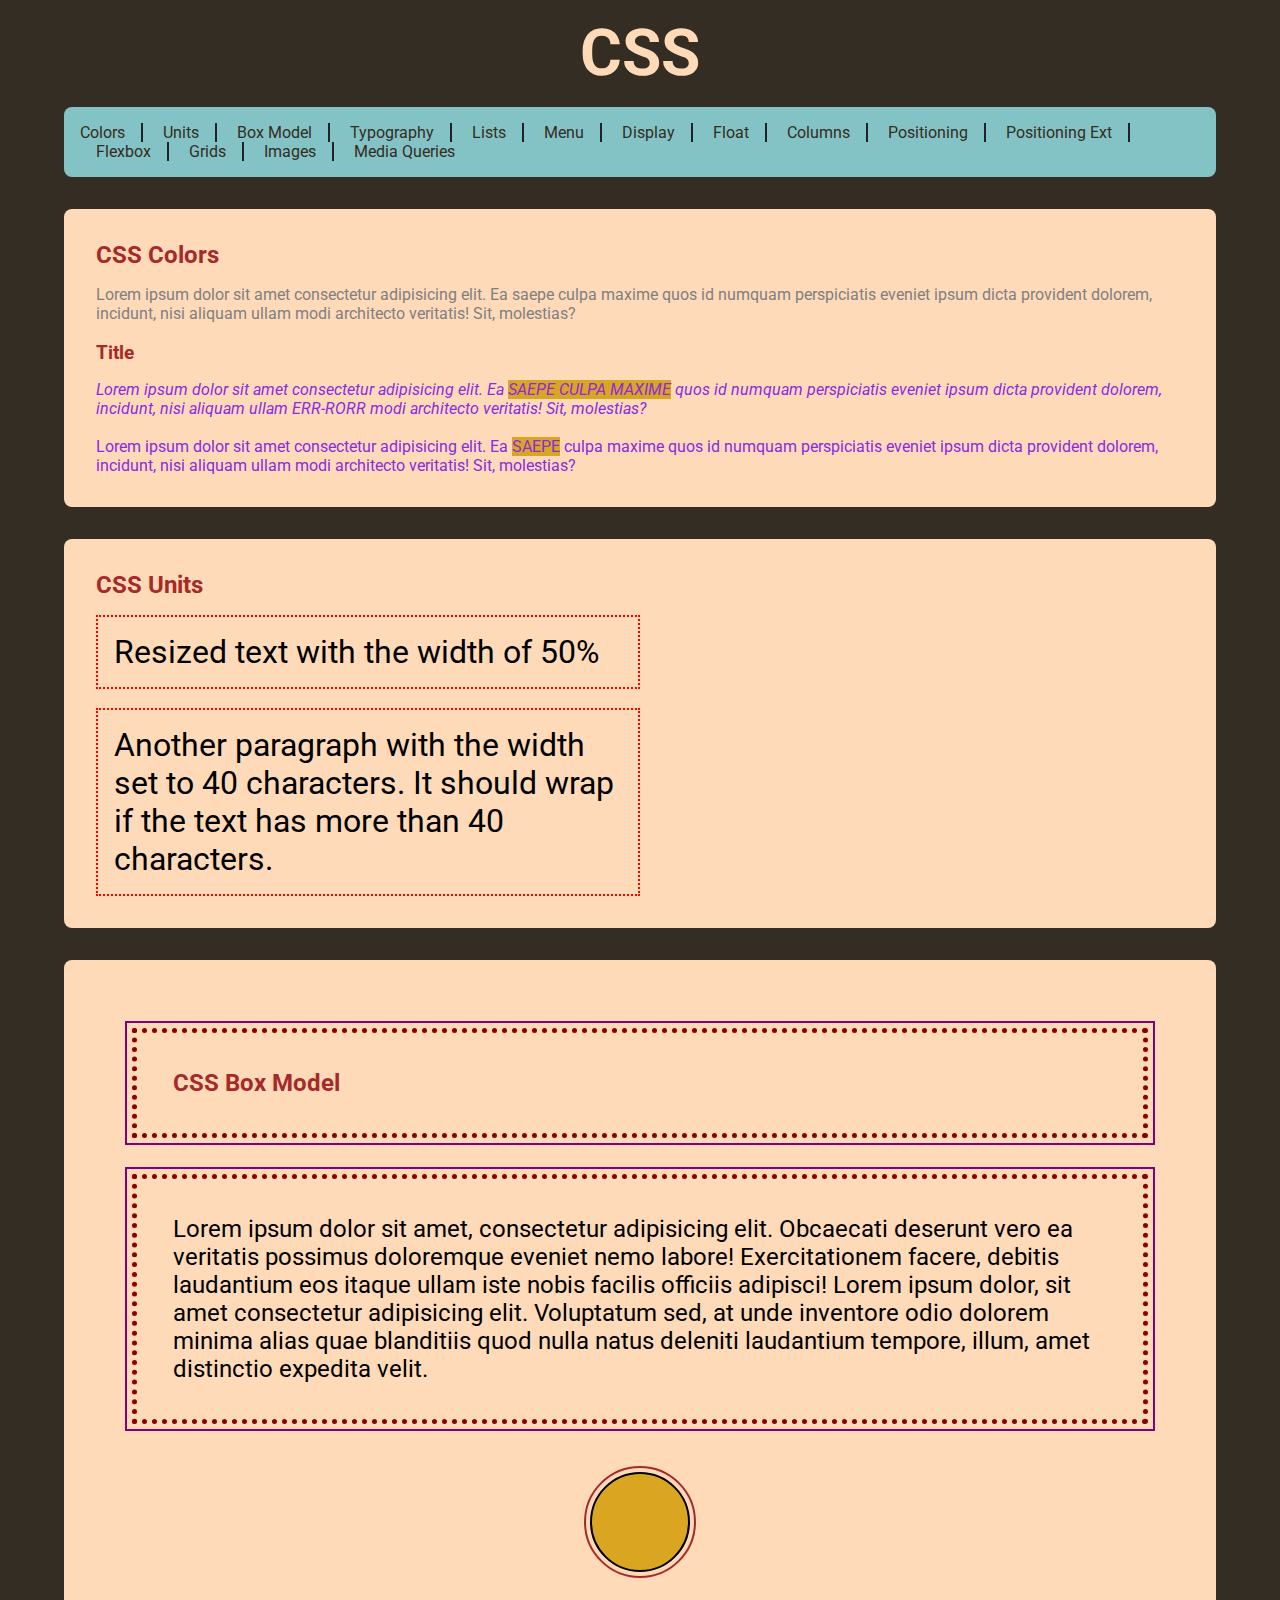
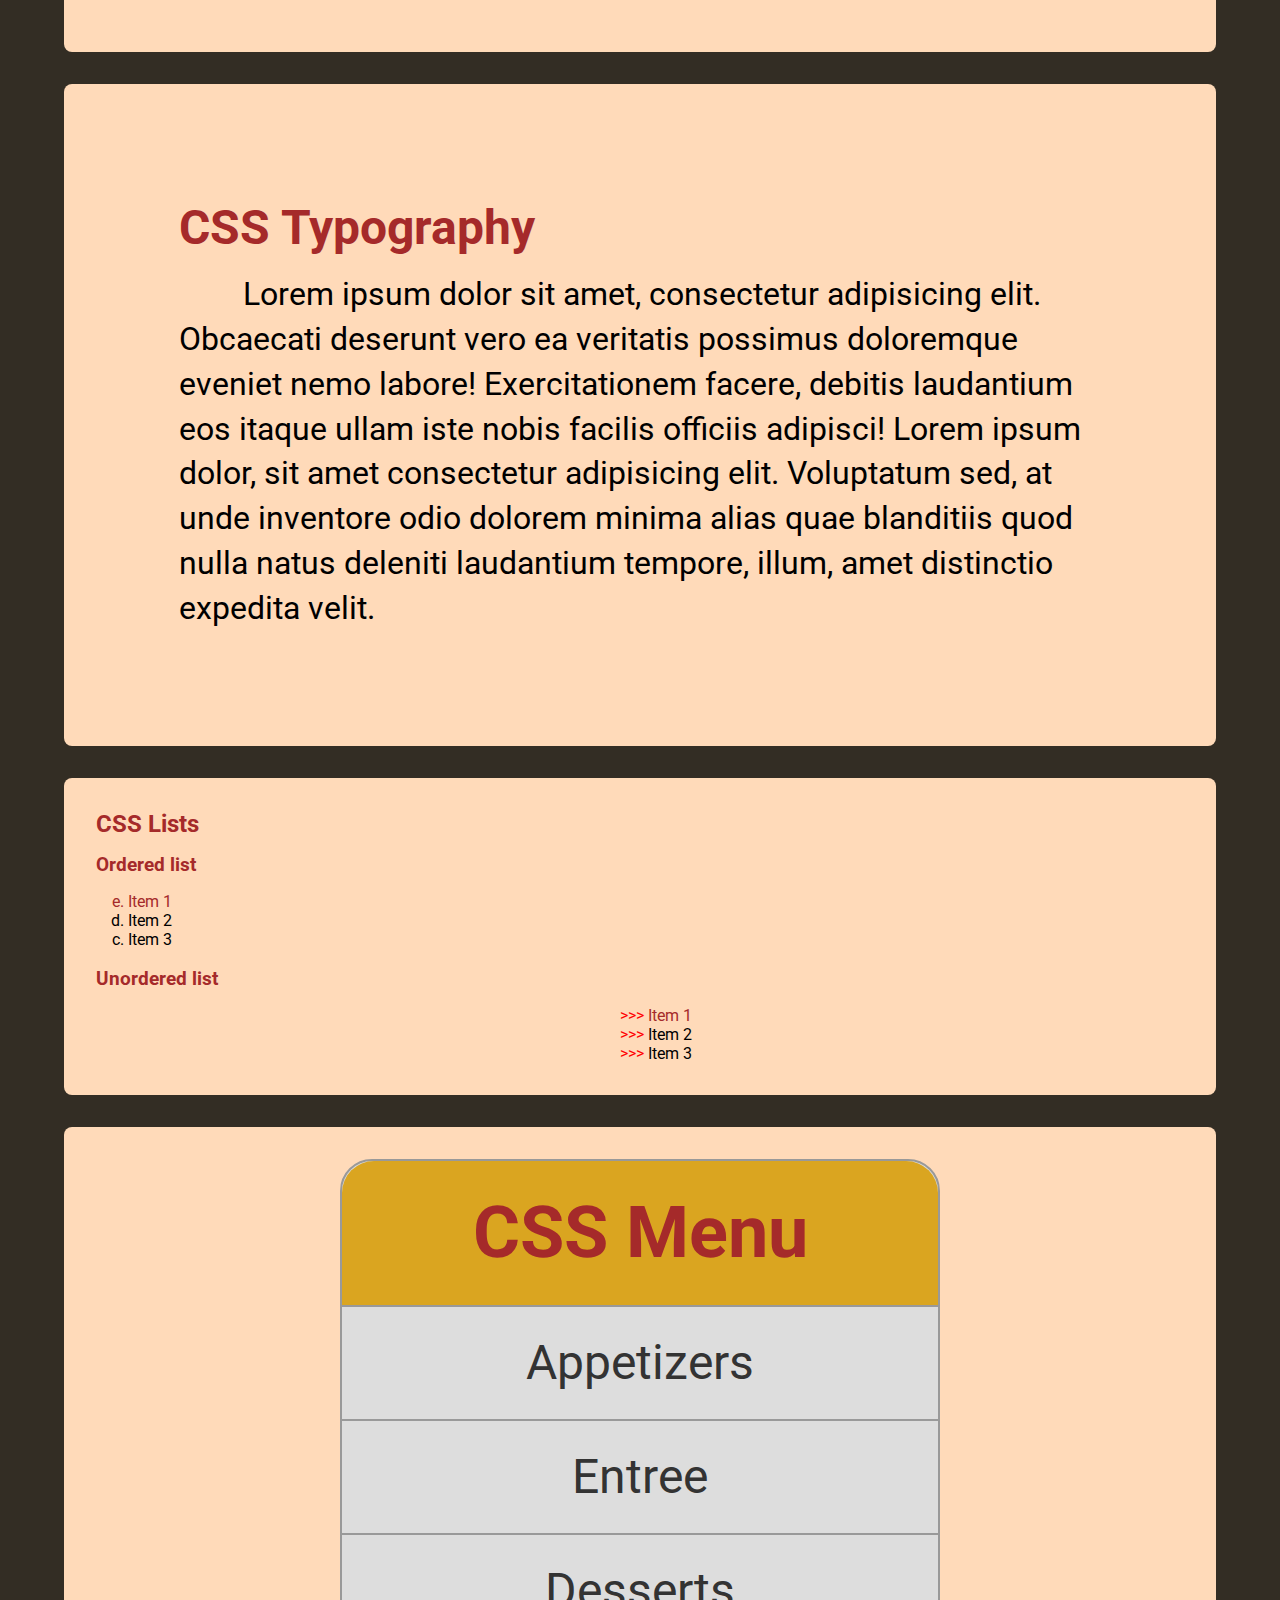
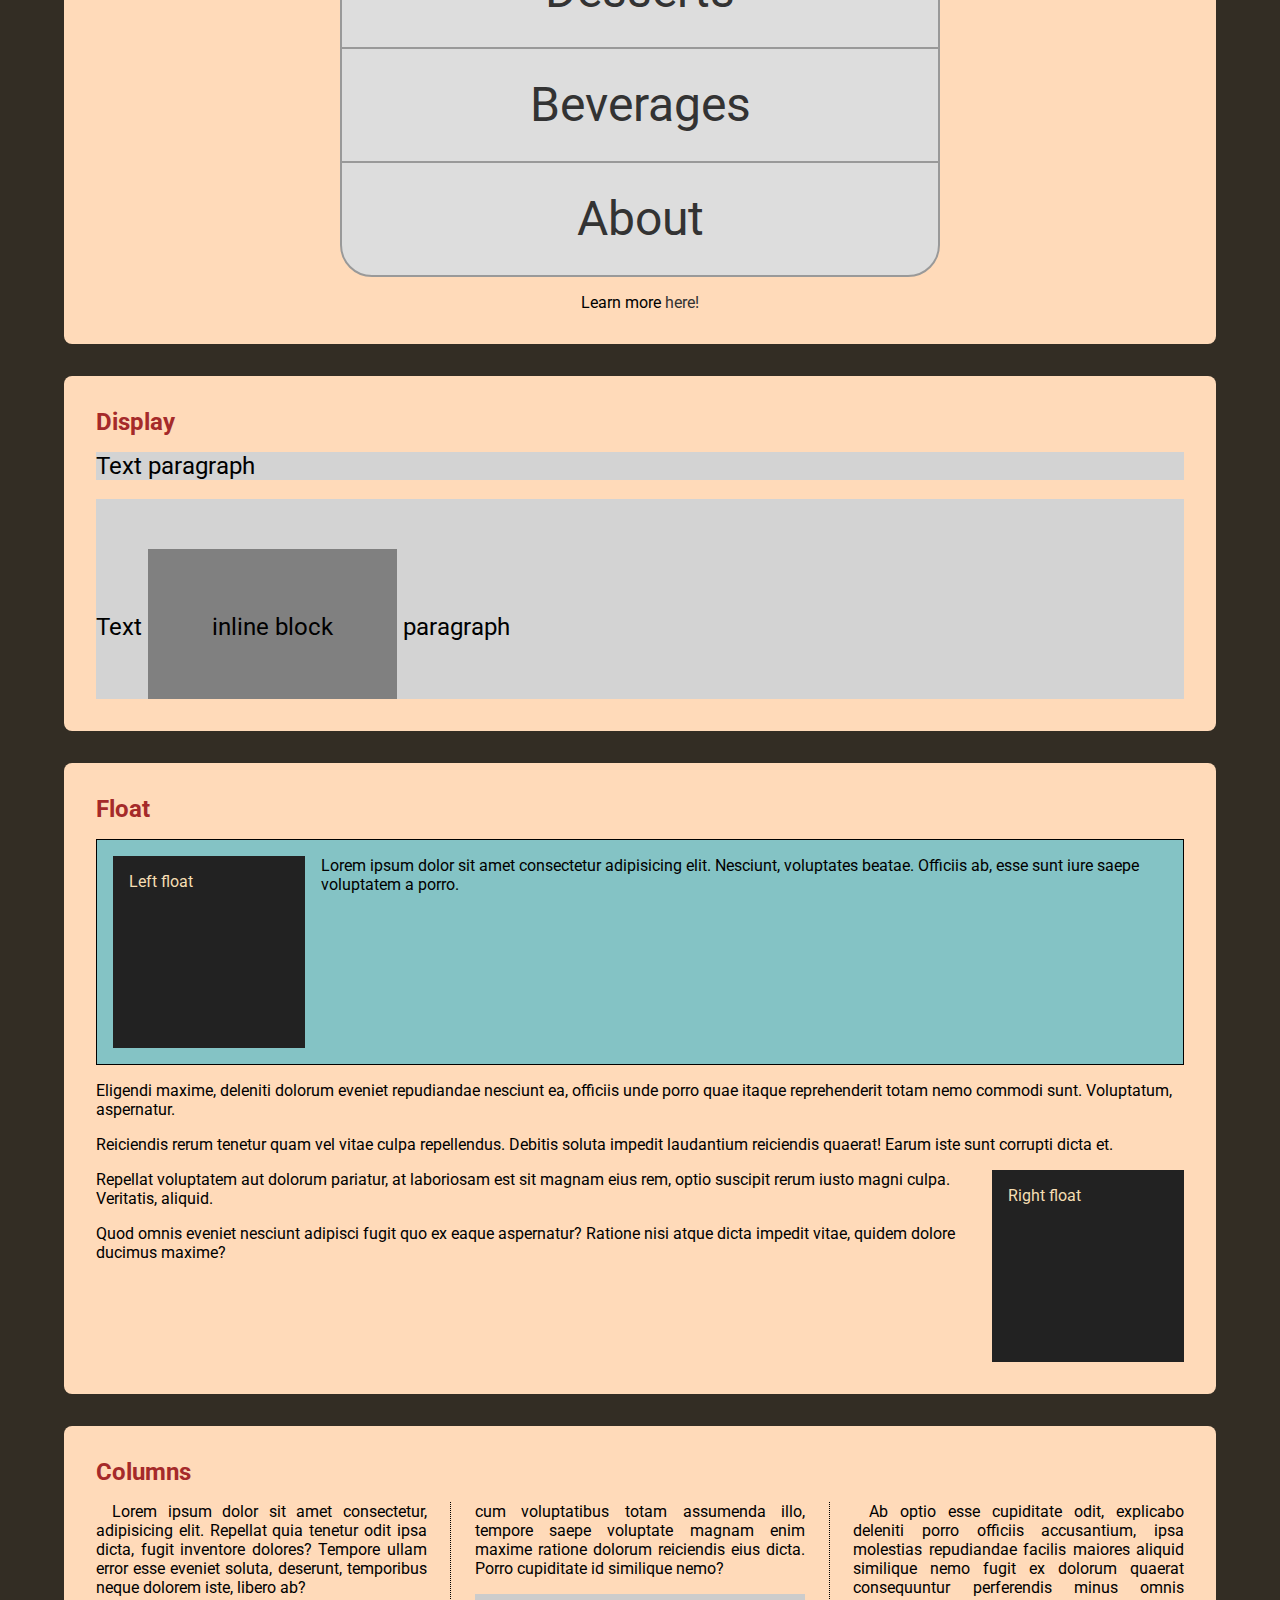
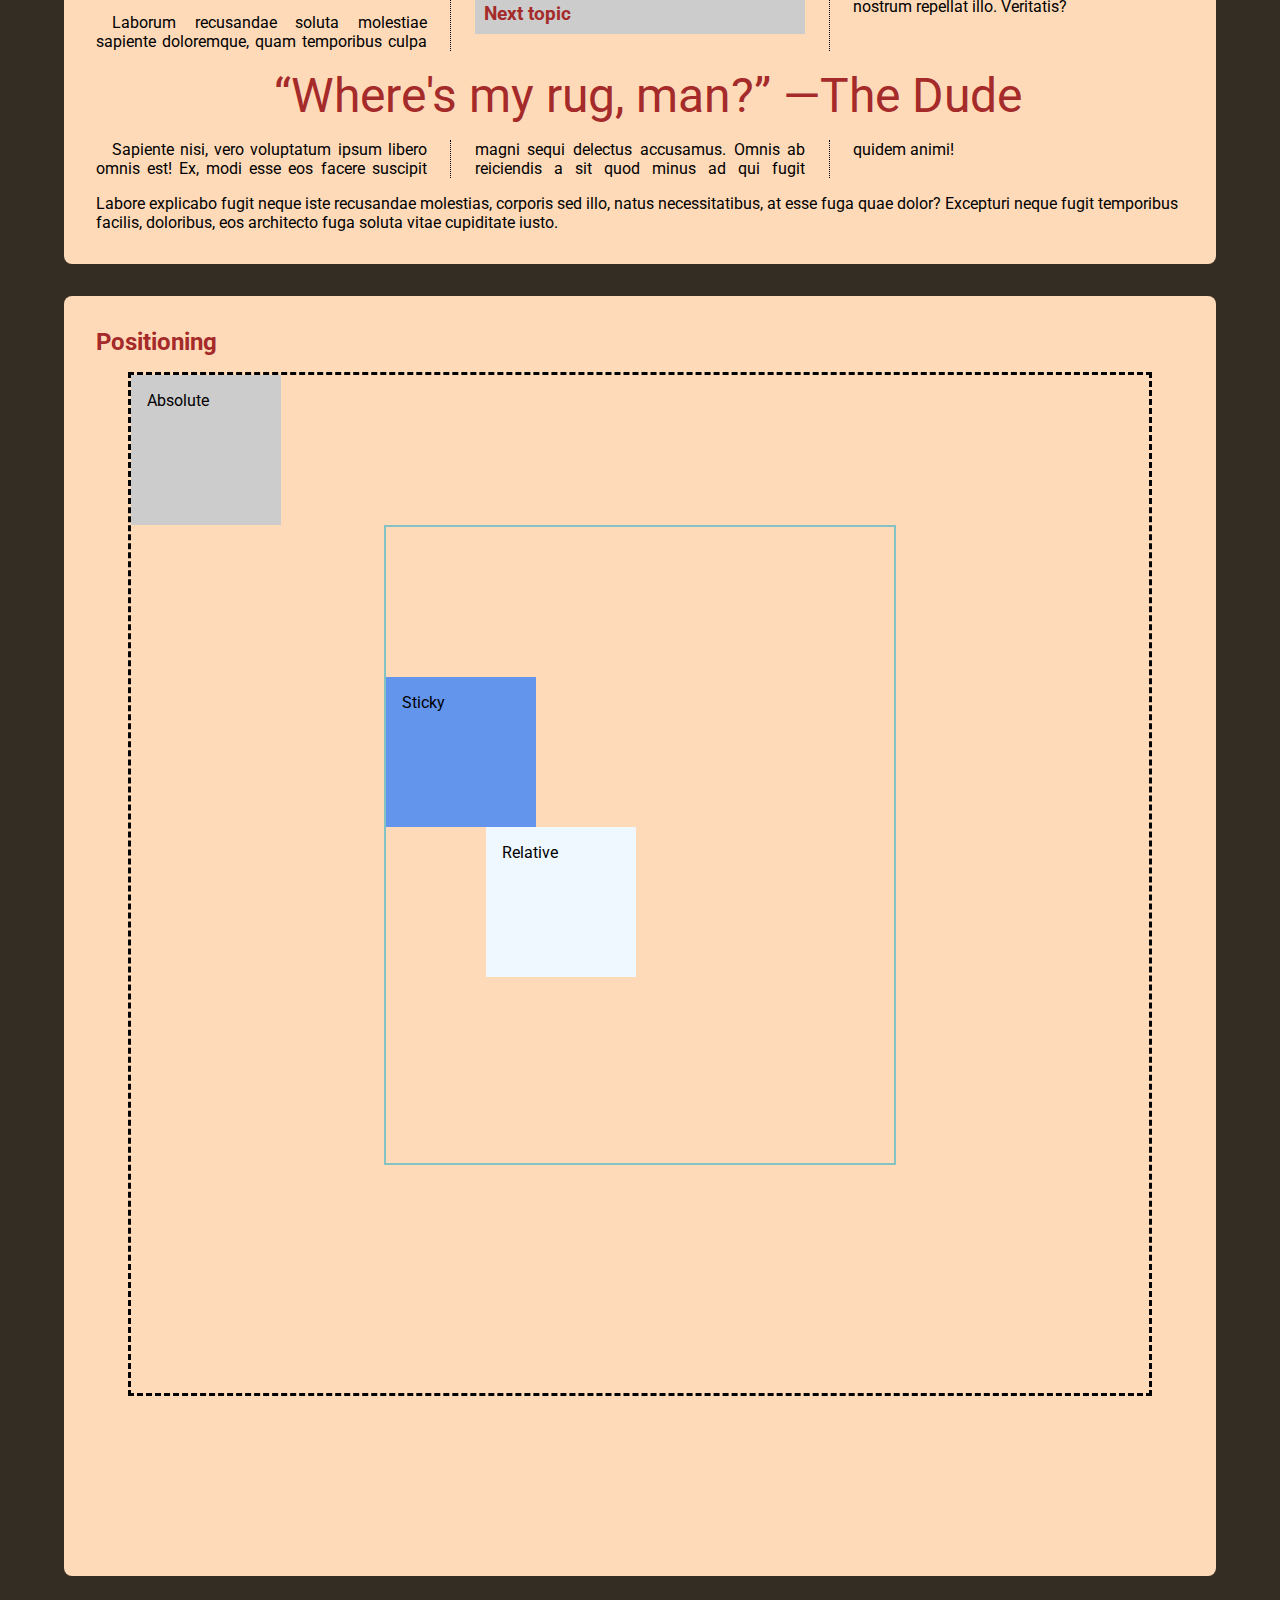
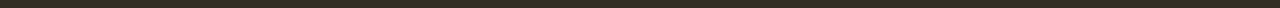
<file: index.html>
<!DOCTYPE html>
<html lang="en">
<head>
    <meta charset="UTF-8">
    <meta name="viewport" content="width=device-width, initial-scale=1.0">
    <title>CSS Test</title>
    <link rel="stylesheet" href="css/style.css">
</head>
<body>
    <!-- <p>CSS test</p> -->
    <header>
        <h1>CSS</h1>
    </header>

    <main>
        <nav class="chapterSection" id="navigation">
            <ul>
                <li><a href="#cssColors">Colors</a></li>
                <li><a href="#cssUnits">Units</a></li>
                <li><a href="#cssBoxModel">Box Model</a></li>
                <li><a href="#cssTypography">Typography</a></li>
                <li><a href="#cssLists">Lists</a></li>
                <li><a href="#resMenu">Menu</a></li>
                <li><a href="#cssDisplay">Display</a></li>
                <li><a href="#cssFloat">Float</a></li>
                <li><a href="#cssColumns">Columns</a></li>
                <li><a href="#cssPositioning">Positioning</a></li>
                <li><a href="pos.html" target="_blank">Positioning Ext</a></li>
                <li><a href="flex.html" target="_blank">Flexbox</a></li>
                <li><a href="grid.html" target="_blank">Grids</a></li>
                <li><a href="images.html" target="_blank">Images</a></li>
                <li><a href="media.html" target="_blank">Media Queries</a></li>
            </ul>
        </nav>

        <section class="chapterSection" id="cssColors">
            <article>
                <h2>CSS Colors</h2>
                <p>Lorem ipsum dolor sit amet consectetur adipisicing elit. Ea saepe culpa maxime quos id numquam perspiciatis eveniet ipsum dicta provident dolorem, incidunt, nisi aliquam ullam modi architecto veritatis! Sit, molestias?</p>
            </article>

            <br>

            <article>
                <h3>Title</h3>
                <p class="blueviolet" id="second">Lorem ipsum dolor sit amet consectetur adipisicing elit. Ea <span class="different">saepe culpa maxime</span> quos id numquam perspiciatis eveniet ipsum dicta provident dolorem, incidunt, nisi aliquam ullam ERR-RORR modi architecto veritatis! Sit, molestias?</p>
                <br>
                <p class="blueviolet">Lorem ipsum dolor sit amet consectetur adipisicing elit. Ea <span class="different">saepe</span> culpa maxime quos id numquam perspiciatis eveniet ipsum dicta provident dolorem, incidunt, nisi aliquam ullam modi architecto veritatis! Sit, molestias?</p>
            </article>
        </section>

        <section class="chapterSection" id="cssUnits">
            <h2>CSS Units</h2>

            <p>Resized text with the width of 50%</p>

            <br>

            <p id="charWrap">Another paragraph with the width set to 40 characters. It should wrap if the text has more than 40 characters.</p>
        </section>

        <section class="chapterSection" id="cssBoxModel">
            <h2>CSS Box Model</h2>

            <p>Lorem ipsum dolor sit amet, consectetur adipisicing elit. Obcaecati deserunt vero ea veritatis possimus doloremque eveniet nemo labore! Exercitationem facere, debitis laudantium eos itaque ullam iste nobis facilis officiis adipisci! Lorem ipsum dolor, sit amet consectetur adipisicing elit. Voluptatum sed, at unde inventore odio dolorem minima alias quae blanditiis quod nulla natus deleniti laudantium tempore, illum, amet distinctio expedita velit.</p>

            <div class="circle"></div>
        </section>

        <section class="chapterSection" id="cssTypography">
            <h2>CSS Typography</h2>

            <p>Lorem ipsum dolor sit amet, consectetur adipisicing elit. Obcaecati deserunt vero ea veritatis possimus doloremque eveniet nemo labore! Exercitationem facere, debitis laudantium eos itaque ullam iste nobis facilis officiis adipisci! Lorem ipsum dolor, sit amet consectetur adipisicing elit. Voluptatum sed, at unde inventore odio dolorem minima alias quae blanditiis quod nulla natus deleniti laudantium tempore, illum, amet distinctio expedita velit.</p>
<!-- 
            <form>
                <label for="name">Name: </label>
                <input type="text" id="name" placeholder="Name">
                <button>Submit</button>
            </form> -->
        </section>

        <section class="chapterSection" id="cssLists">
            <h2>CSS Lists</h2>

            <h3>Ordered list</h3>
            <ol start="5" reversed>
                <li>Item 1</li>
                <li>Item 2</li>
                <li>Item 3</li>
            </ol>

            <br>

            <h3>Unordered list</h3>
            <ul>
                <li>Item 1</li>
                <li>Item 2</li>
                <li>Item 3</li>
            </ul>
        </section>

        <section class="chapterSection" id="resMenu">
            <nav>
                <h2>CSS Menu</h2>
                <ul>
                    <li><a href="#">Appetizers</a></li>
                    <li><a href="#">Entree</a></li>
                    <li><a href="#">Desserts</a></li>
                    <li><a href="#">Beverages</a></li>
                    <li><a href="#">About</a></li>           
                </ul>
            </nav>

            <p>Learn more <a href="#">here!</a></p>
        </section>

        <section class="chapterSection" id="cssDisplay">
            <h2>Display</h2>
            
            <p>Text paragraph</p>

            <br>

            <p>Text <span>inline block</span> paragraph</p>
        </section>

        <section class="chapterSection" id="cssFloat">
            <h2>Float</h2>

            <section>
                <div class="block left">Left float</div>

                <p>Lorem ipsum dolor sit amet consectetur adipisicing elit. Nesciunt, voluptates beatae. Officiis ab, esse sunt iure saepe voluptatem a porro.</p>
            </section>
            
            <p>Eligendi maxime, deleniti dolorum eveniet repudiandae nesciunt ea, officiis unde porro quae itaque reprehenderit totam nemo commodi sunt. Voluptatum, aspernatur.</p>
            <p>Reiciendis rerum tenetur quam vel vitae culpa repellendus. Debitis soluta impedit laudantium reiciendis quaerat! Earum iste sunt corrupti dicta et.</p>

            <div class="block right">Right float</div>

            <p>Repellat voluptatem aut dolorum pariatur, at laboriosam est sit magnam eius rem, optio suscipit rerum iusto magni culpa. Veritatis, aliquid.</p>
            <p>Quod omnis eveniet nesciunt adipisci fugit quo ex eaque aspernatur? Ratione nisi atque dicta impedit vitae, quidem dolore ducimus maxime?</p>
        </section>

        <section class="chapterSection" id="cssColumns">
            <h2>Columns</h2>

            <section class="columns">
                <p>Lorem ipsum dolor sit amet consectetur, adipisicing elit. Repellat quia tenetur odit ipsa dicta, fugit inventore dolores? Tempore ullam error esse eveniet soluta, deserunt, temporibus neque dolorem iste, libero ab?</p>
                <p>Laborum recusandae soluta molestiae sapiente doloremque, quam temporibus culpa cum voluptatibus totam assumenda illo, tempore saepe voluptate magnam enim maxime ratione dolorum reiciendis eius dicta. Porro cupiditate id similique nemo?</p>
                <h3>Next topic</h3>
                <p>Ab optio esse cupiditate odit, explicabo deleniti porro officiis accusantium, ipsa molestias repudiandae facilis maiores aliquid similique nemo fugit ex dolorum quaerat consequuntur perferendis minus omnis nostrum repellat illo. Veritatis?</p>
                <p class="quote">&#8220;Where's my rug, man?&#8221; <span class="nowrap">&#8212;The Dude</span></p>
                <p>Sapiente nisi, vero voluptatum ipsum libero omnis est! Ex, modi esse eos facere suscipit magni sequi delectus accusamus. Omnis ab reiciendis a sit quod minus ad qui fugit quidem animi!</p>
            </section>
            <p>Labore explicabo fugit neque iste recusandae molestias, corporis sed illo, natus necessitatibus, at esse fuga quae dolor? Excepturi neque fugit temporibus facilis, doloribus, eos architecto fuga soluta vitae cupiditate iusto.</p>
        </section>

        <section class="chapterSection" id="cssPositioning">
            <h2>Positioning</h2>

            <div class="outer-container">
                <div class="inner-container">
                    <div class="box absolute">
                        <p>Absolute</p>
                    </div>
                    <div class="box relative">
                        <p>Relative</p>
                    </div>
                    <!-- <div class="box fixed">
                        <p>Fixed</p>
                    </div> -->
                    <div class="box sticky">
                        <p>Sticky</p>
                    </div>
                </div>
            </div>

        </section>
    </main>
</body>
</html>
</file>
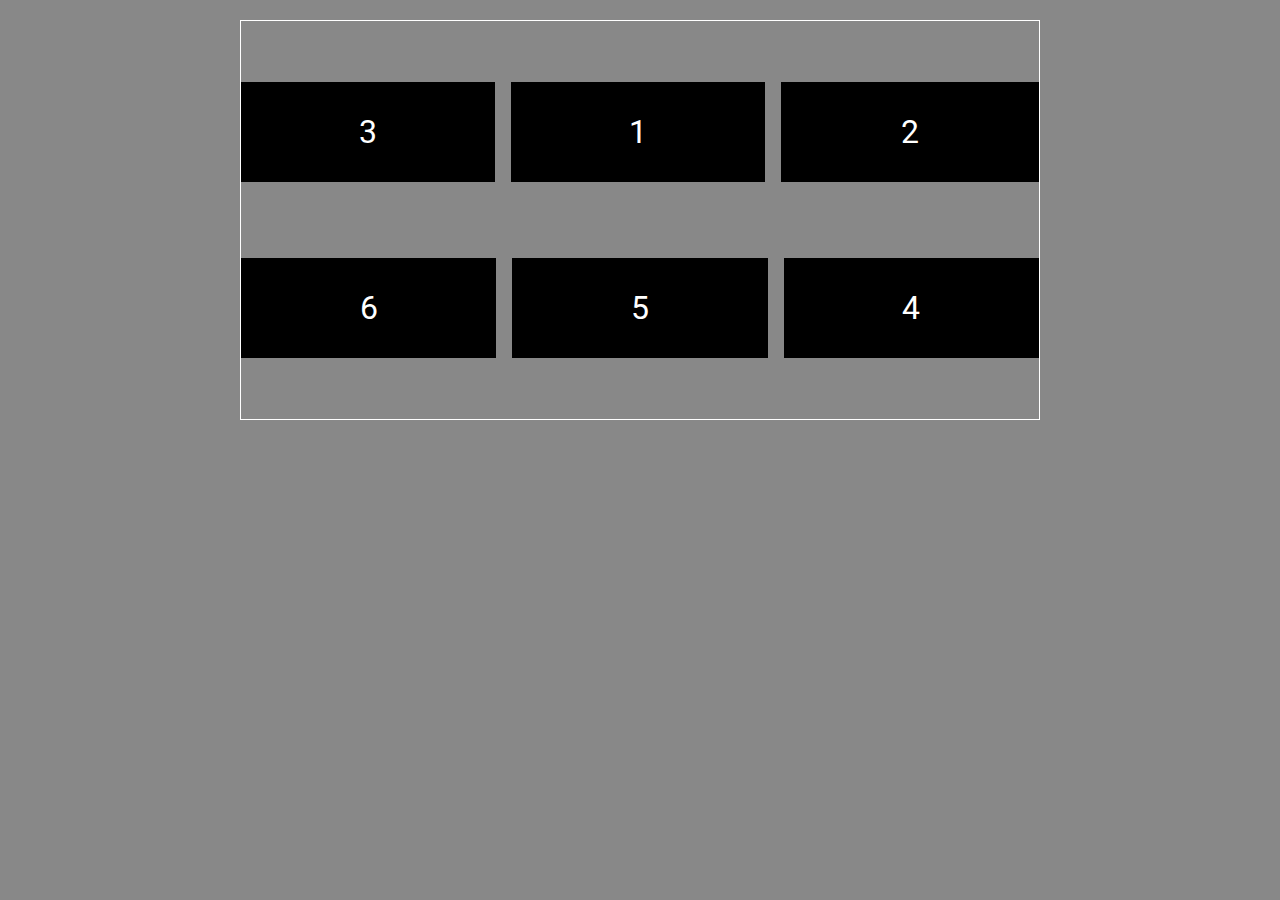
<file: flex.html>
<!DOCTYPE html>
<html lang="en">
<head>
    <meta charset="UTF-8">
    <meta name="viewport" content="width=device-width, initial-scale=1.0">
    <title>Flex</title>

    <style>
        @import url('https://fonts.googleapis.com/css2?family=Roboto&display=swap');

        * {
            margin: 0;
            padding: 0;
            box-sizing: border-box;
        }

        body {
            font-family: 'Roboto', sans-serif;
            min-height: 100vh;
            padding: 20px;
            background-color: #888;
        }

        .container {
            max-width: 800px;
            min-height: 400px; 
            margin-inline: auto;
            border: 1px solid #FFF;
            display: flex;
            gap: 1rem;
            justify-content: center;
            align-items: center;
            flex-flow: row-reverse wrap;
            align-content: space-evenly;
        }

        .box {
            /* min-width: 100px; */
            height: 100px;
            background-color: black;
            color: white;
            font-size: 2rem;
            padding: 0.5rem;
            display: flex;
            justify-content: center;
            align-items: center;

            flex: 1 1 250px; /* Growth - Shrink - Basis */

        }

        .box:nth-child(2) {
            flex: 2 2 250px;
            order: -1;
        }
    </style>
</head>
<body>
    <main class="container">
        <div class="box">1</div>
        <div class="box">2</div>
        <div class="box">3</div>
        <div class="box">4</div>
        <div class="box">5</div>
        <div class="box">6</div>

    </main>
</body>
</html>
</file>
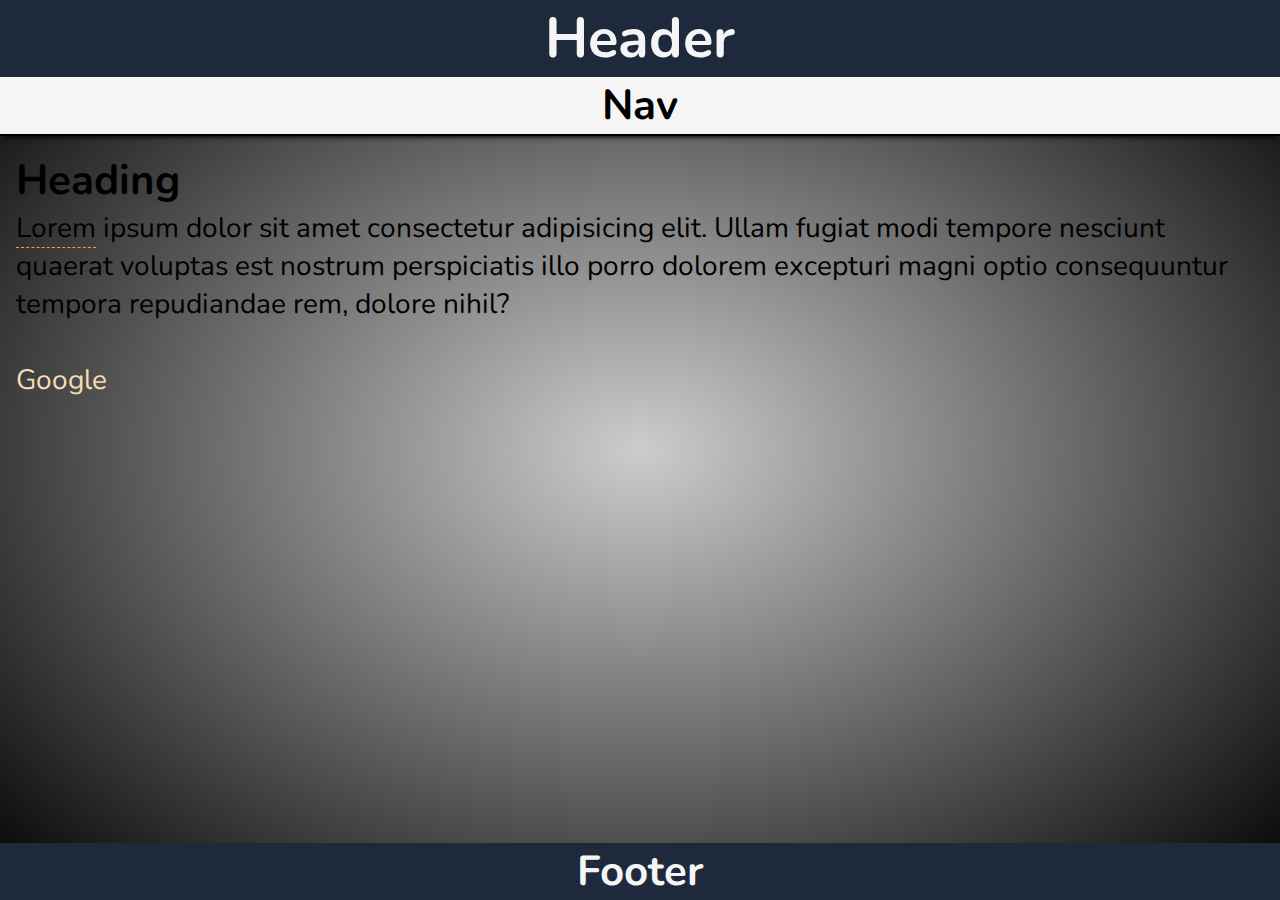
<file: func.html>
<!DOCTYPE html>
<html lang="en">
<head>
    <meta charset="UTF-8">
    <meta name="viewport" content="width=device-width, initial-scale=1.0">
    <title>CSS Functions</title>

    <style>
        @import url('https://fonts.googleapis.com/css2?family=Nunito&display=swap');

        /*  CSS reset */

        * {
            margin: 0;
            padding: 0;
            box-sizing: border-box;
        }

        img {
            display: block;
            max-width: 100%;
            height: auto;
        }

        /* Variables */

        :root {
            /* Color */

            --BGCOLOR: #475569;
            --RADIAL-COLOR: whitesmoke;
            --LIGHT-COLOR: whitesmoke;
            --DARK-COLOR: #000;

            /* Font */
            --FF: 'Nunito', sans-serif;
            --FS: clamp(1.75rem, 3vh, 2.25rem);
            --FS-XL: 3rem;

            /* General */

            --SHADOWS: 0 6px 5px -5px var(--DARK-COLOR);

            /* Square */

            --SQUARE-BGCOLOR: papayawhip;
            --SQUARE-SIZE: max(150px, 20vw);

        }

        /* Utility classes */

        .nowrap {
            white-space: nowrap;
        }

        @media (prefers-color-scheme: light) {
            :root {
                --BGCOLOR: #000;
                --RADIAL-COLOR: #CCC;
                --SQUARE-BGCOLOR: rgb(200,170,200);
            }
        }

        /* General style */

        html {
            scroll-behavior: smooth;
        }

        body {
            font: var(--FS) var(--FF);
            min-height: 100vh;
            background-color: var(--BGCOLOR);
            background-image: radial-gradient(var(--RADIAL-COLOR), var(--BGCOLOR));
            display: flex;
            flex-direction: column;
        }

        header, footer {
            position: sticky;
            color: var(--LIGHT-COLOR);
            background-color: #1E293B;
            text-align: center;
        }

        header {
            top: 0;
        }

        nav {
            background-color: var(--LIGHT-COLOR);
            border-bottom: 2px solid var(--DARK-COLOR);
            color: var(--DARK-COLOR);
            font-weight: bolder;
            display: flex;
            justify-content: space-evenly;
            box-shadow: var(--SHADOWS);
        }

        a:any-link {
            color: wheat;
            text-decoration: none;
        }

        a:hover {
            filter: hue-rotate(180deg);
        }

        .tooltip {
            border-bottom: 1px dashed orange;
            position: relative;
        }

        .tooltip:hover::before {
            content: attr(data-tooltip);
            position: absolute;
            top: 25px;
            left: 25px;
            white-space: nowrap;
            background-color: var(--DARK-COLOR);
            padding: 0.5rem;
            color: var(--LIGHT-COLOR);
        }

        main {
            flex-grow: 1;
            display: flex;
            flex-flow: column nowrap;
            justify-content: flex-start;
            padding: 1rem;
        }

        footer {
            bottom: 0;
        }

        /*

        .card {
            scroll-margin-top: 8rem;
            width: min(100%, 350px);
            background-color: #cbd5e1;
            border: 2px solid var(--DARK-COLOR);
            border-radius: 15px;
            padding: 1rem;
            display: flex;
            flex-direction: column;
            align-items: center;
        }

        .card img:not([alt='Matt']) {
            border: 2px solid red;
        }

        .card:nth-child(2) {
            background-color: var(--LIGHT-COLOR);
        }

        .card:target {
            border: 2px solid var(--LIGHT-COLOR);
        }

        .card figure {
            display: flex;
            flex-flow: column nowrap;

        }

        .card img {
            border: 5px double #666;
            border-radius: 50%;
        }

        .card figcaption {
            font-weight: bolder;
            font-size: 2rem;
            margin: 1rem;
            text-align: center;
        }

        .card figcaption::first-letter {
            font-size: 3rem;;
        }

        .card figcaption::after {
            content: '---';
            display: block;
        }

        .card p {
            position: relative;
        }

        .card p::before {
            content: open-quote;
            font-size: var(--FS-XL);
            position: absolute;
            top: -0.25em;
            left: -0.5em;
        }

        .card p::after {
            content: close-quote;
            font-size: var(--FS-XL);
            position: absolute;
            top: -0.25em;
            right: -0.5em;
        }

        @media screen and (min-width: 576px ) {
            main {
                justify-content: center;
                flex-flow: row wrap;
                padding: 1rem;
            }

            .card {
                width: min(100%, 400px);
            }
        }

        @media screen and (min-width: 768px ) {
            nav {
                display: none;
            }

            .card {
                width: min(100%, 325px)
            }

            .card figure {
                flex-flow: column-reverse;
            }

            .card p {
                margin-top: 1rem;
            }
        }

        @media screen and (min-width: 992px ) {
            .card {
                width: min(100%, 400px);
            }
        }

        @media screen and (min-width: 1201px ) {
            .card {
                width: min(calc(33% - 1rem), 500px);
            }
        }

        @media screen and (max-height: 425px) and (min-aspect-ratio: 7/4) {
            h1 {
                font-size: 1.5rem;
            }

            nav {
                display: none;
            }

            main {
                flex-flow: row nowrap;
                justify-content: space-evenly;
                align-items: stretch;
            }

            .card {
                width: min(calc(33% - 0.5rem), 200px);
            }

            .card figcaption, .card p {
                font-size: 1.25rem;
            }
        } */

        .laptop {
            display: flex;
            flex-flow: row wrap;
            justify-content: space-evenly;
            align-content: center;
            gap: min(4vw, 15px);
            padding: 1rem 0;
        }

        .square--highlight {
            --SQUARE-BGCOLOR: cornflowerblue;
        }


        .square {
            background-color: var(--SQUARE-BGCOLOR);
            width: var(--SQUARE-SIZE);
            height: var(--SQUARE-SIZE);
            border: 2px solid black;
            border-radius: 15px;
            display: grid;
            place-content: center;
            font-size: var(--FS-XL);
            box-shadow: var(--SHADOWS);
        }
    </style>
</head>
<body>
    <header>
        <h1>Header</h1>
        <nav>
            <h2>Nav</h2>
        </nav>
    </header>

    <main>
        <section>
            <h2>Heading</h2>
            <p class="content"><span class="tooltip" data-tooltip="This is Lorem">Lorem</span> ipsum dolor sit amet consectetur adipisicing elit. Ullam fugiat modi tempore nesciunt quaerat voluptas est nostrum perspiciatis illo porro dolorem excepturi magni optio consequuntur tempora repudiandae rem, dolore nihil?</p>
            <br>
            <a href="https://www.google.com">Google</a>
        </section>
<!-- 
        <section class="laptop">
            <div class="square">💻</div>
            <div class="square">💻</div>
            <div class="square">💻</div>
            <div class="square">💻</div>
            <div class="square">💻</div>
            <div class="square">💻</div>
            <div class="square square--highlight">💻</div>
            <div class="square">💻</div>
            <div class="square">💻</div>
            <div class="square">💻</div>
            <div class="square">💻</div>
            <div class="square">💻</div>
        </section> -->
    </main>

    <footer>
        <h2>Footer</h2>
    </footer>
</body>
</html>
</file>
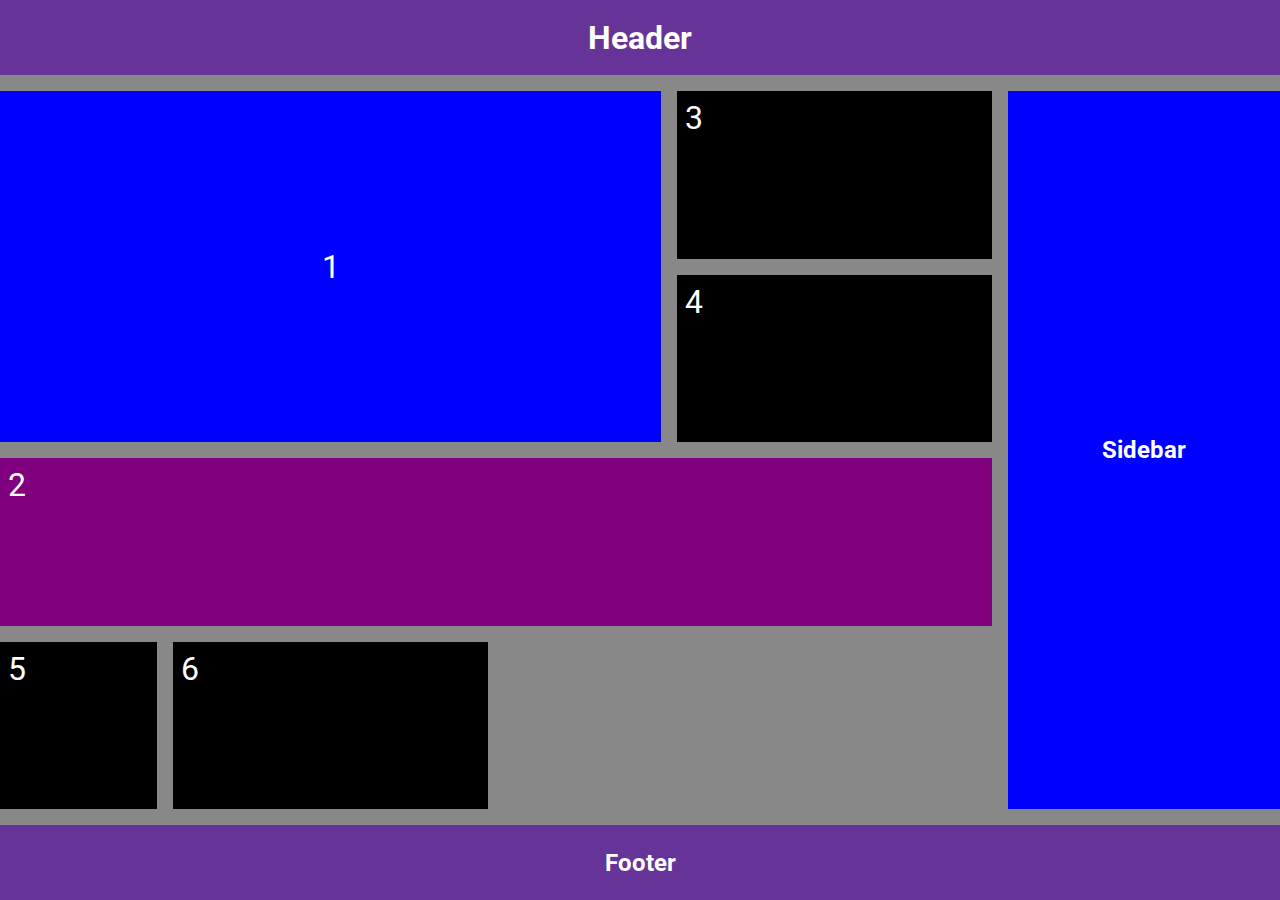
<file: grid.html>
<!DOCTYPE html>
<html lang="en">
<head>
    <meta charset="UTF-8">
    <meta name="viewport" content="width=device-width, initial-scale=1.0">
    <title>Grid</title>

    <style>
        @import url('https://fonts.googleapis.com/css2?family=Roboto&display=swap');

        * {
            margin: 0;
            padding: 0;
            box-sizing: border-box;
        }

        body {
            font-family: 'Roboto', sans-serif;
            min-height: 100vh;
            background-color: #888;

            display: grid;
            grid-template-columns: repeat(9, 1fr);
            grid-auto-rows: 75px auto 75px;
            grid-template-areas: 
                "hd hd hd hd hd hd hd hd hd"
                "mn mn mn mn mn mn mn sb sb"
                "ft ft ft ft ft ft ft ft ft";

            gap: 1rem;
        }

        .el {
            background-color: rebeccapurple;
            color: #FFF;
            display: grid;
            place-content: center;
        }

        .header {
            grid-area: hd;
        }

        .sidebar {
            grid-area: sb;
            background-color: blue;
        }

        .footer {
            grid-area: ft;
        }

        .container {
            grid-area: mn;
            min-height: 400px;
            display: grid;
            grid-template-columns: repeat(2, 1fr 2fr); 
            grid-auto-rows: minmax(150px, auto );
            row-gap: 1rem;
            column-gap: 1rem;
        }

        .box {
            background-color: black;
            font-size: 2rem;
            color: #FFF;
            padding: 0.5rem;
        }

        .box:first-child {
            background-color: blue;
            grid-column: 1 / 4;
            grid-row: 1 / 3;

            display: grid;
            place-content:  center;/*This is a shorthand for justify-content and align-content  */

        }

        .box:nth-child(2) {
            background-color: purple;
            grid-column: 1 / 5;
            grid-row: 3 / 4; 
        }
    </style>
</head>
<body>
    <header class="header el">
        <h1>Header</h1>
    </header>
    <main class="container">
        <div class="box">1</div>
        <div class="box">2</div>
        <div class="box">3</div>
        <div class="box">4</div>
        <div class="box">5</div>
        <div class="box">6</div>
    </main>
    <aside class="sidebar el">
        <h2>Sidebar</h2>
    </aside>
    <footer class="footer el">
        <h2>Footer</h2>
    </footer>
</body>
</html>
</file>
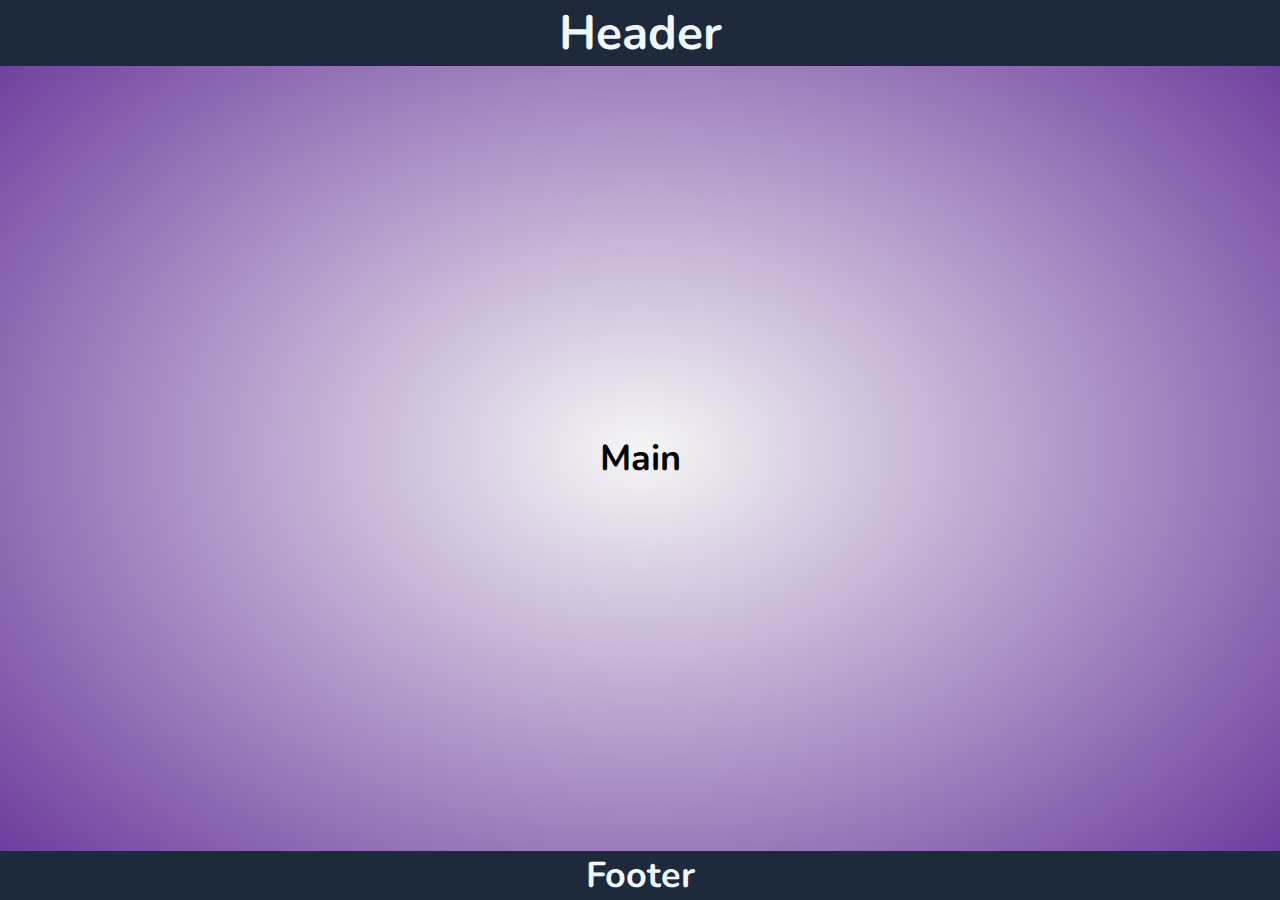
<file: media.html>
<!DOCTYPE html>
<html lang="en">
<head>
    <meta charset="UTF-8">
    <meta name="viewport" content="width=device-width, initial-scale=1.0">
    <title>CSS Media Queries</title>

    <style>
        @import url('https://fonts.googleapis.com/css2?family=Nunito&display=swap');

        /*  CSS reset */

        * {
            margin: 0;
            padding: 0;
            box-sizing: border-box;
        }

        /* General style */

        body {
            font: 1.5rem 'Nunito', sans-serif;
            min-height: 100vh;
            background-color: #475569;
            background-image: radial-gradient(whitesmoke, #475569);
            display: flex;
            flex-direction: column;
        }

        header, nav, main, footer {
            display: grid;
            place-content: center;
            grid-template-columns: 100%;
            text-align: center;
        }

        header, footer {
            position: sticky;
            color: aliceblue;
            background-color: #1E293B;
        }

        header {
            top: 0;
        }

        nav {
            background-color: #FFF;
            color: #000;
            padding: 0.5rem;
            border-bottom: 2px solid #000;
        }

        main {
            flex-grow: 1;
        }

        footer {
            bottom: 0;
        }

        @media screen and (min-width: 576px /* Start From */) {
            body {
                background-color: green;
                background-image: radial-gradient(whitesmoke, green);
            }

            nav {
                display: none;
            }
        }

        @media screen and (min-width: 768px /* Start From */) {
            body {
                background-color: gold;
                background-image: radial-gradient(whitesmoke, gold);
            }
        }

        @media screen and (min-width: 992px /* Start From */) {
            body {
                background-color: firebrick;
                background-image: radial-gradient(whitesmoke, firebrick);
            }
        }

        @media screen and (min-width: 1201px /* Start From */) {
            body {
                background-color: rebeccapurple;
                background-image: radial-gradient(whitesmoke, rebeccapurple);
            }
        }

        @media screen and (max-height: 425px) and (min-aspect-ratio: 7/4) {
            body {
                background-color: dodgerblue;
                background-image: radial-gradient(whitesmoke, dodgerblue);
            }

            h1, h2 {
                font-size: 1.5rem;
            }

            nav {
                display: none;
            }
        }
    </style>
</head>
<body>
    <header>
        <h1>Header</h1>
        <nav>
            <h2>Nav</h2>
        </nav>
    </header>

    <main>
        <h2>Main</h2>
    </main>

    <footer>
        <h2>Footer</h2>
    </footer>
</body>
</html>
</file>
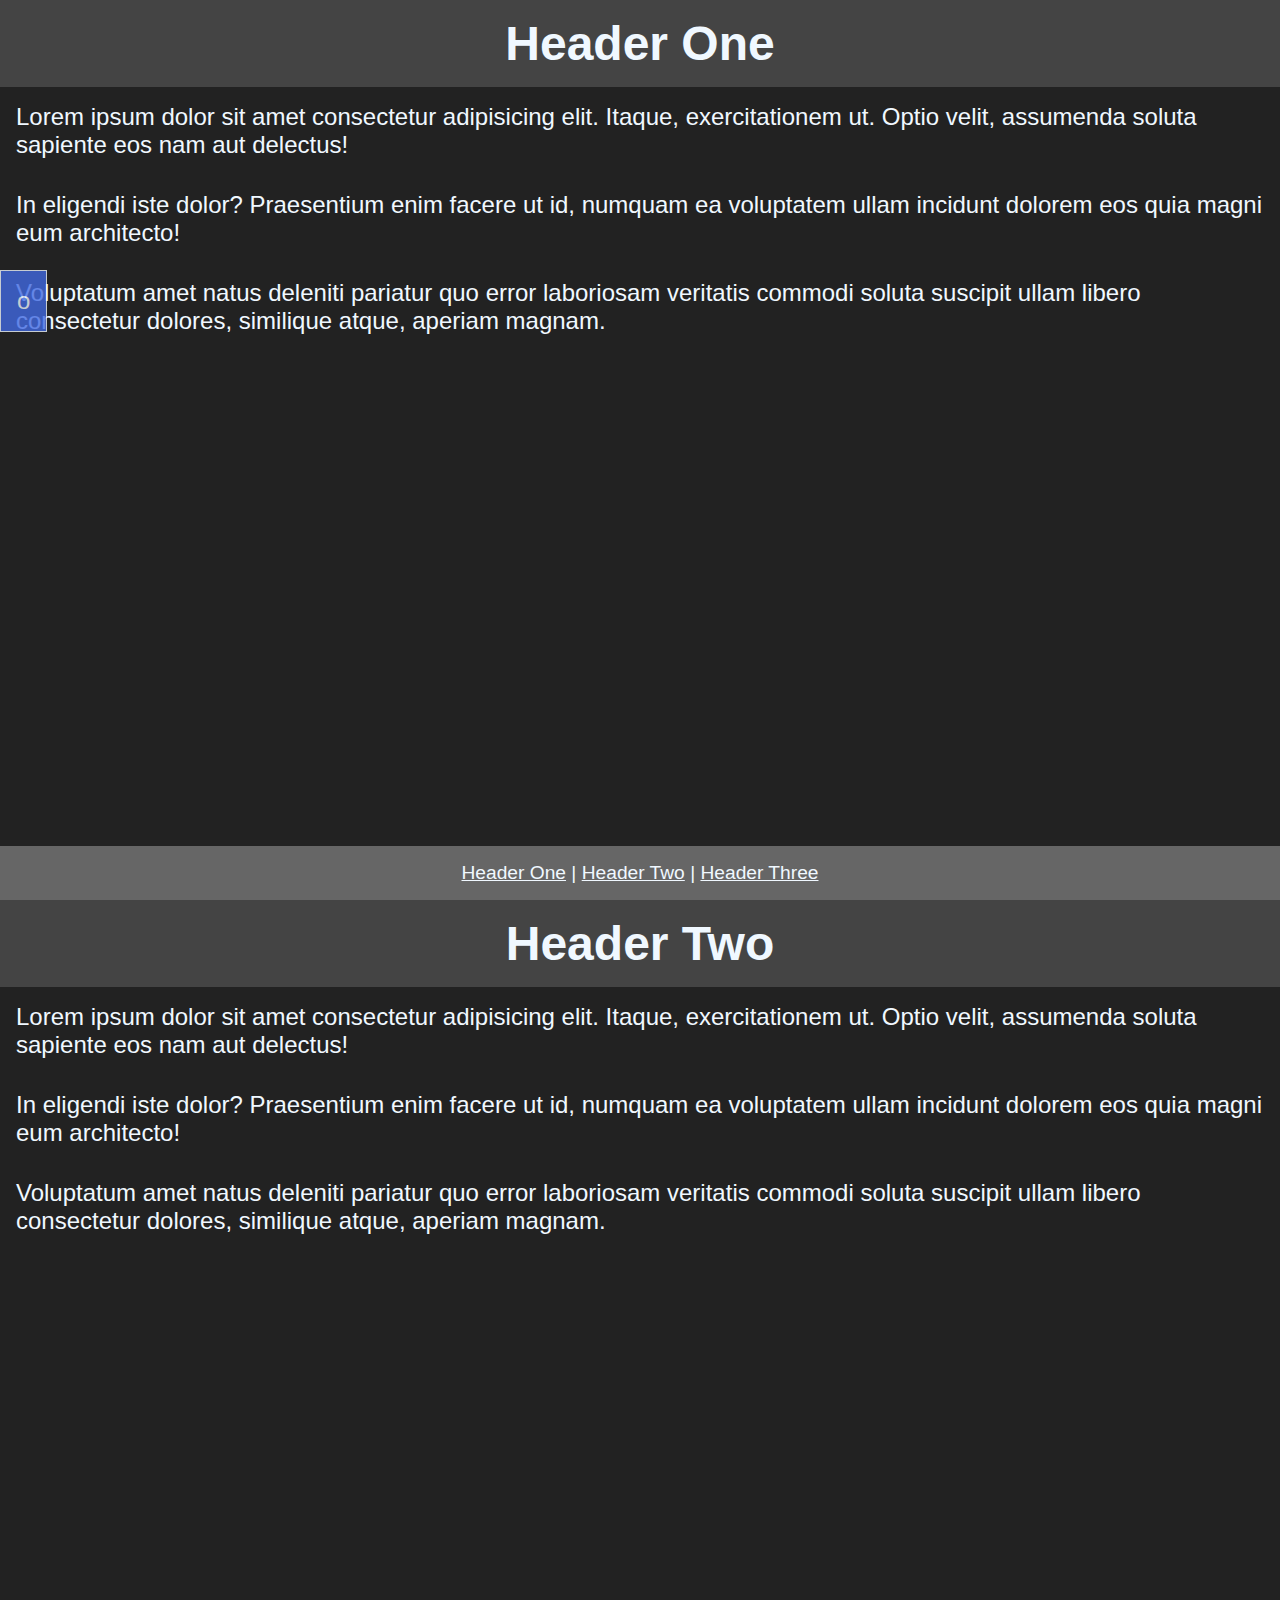
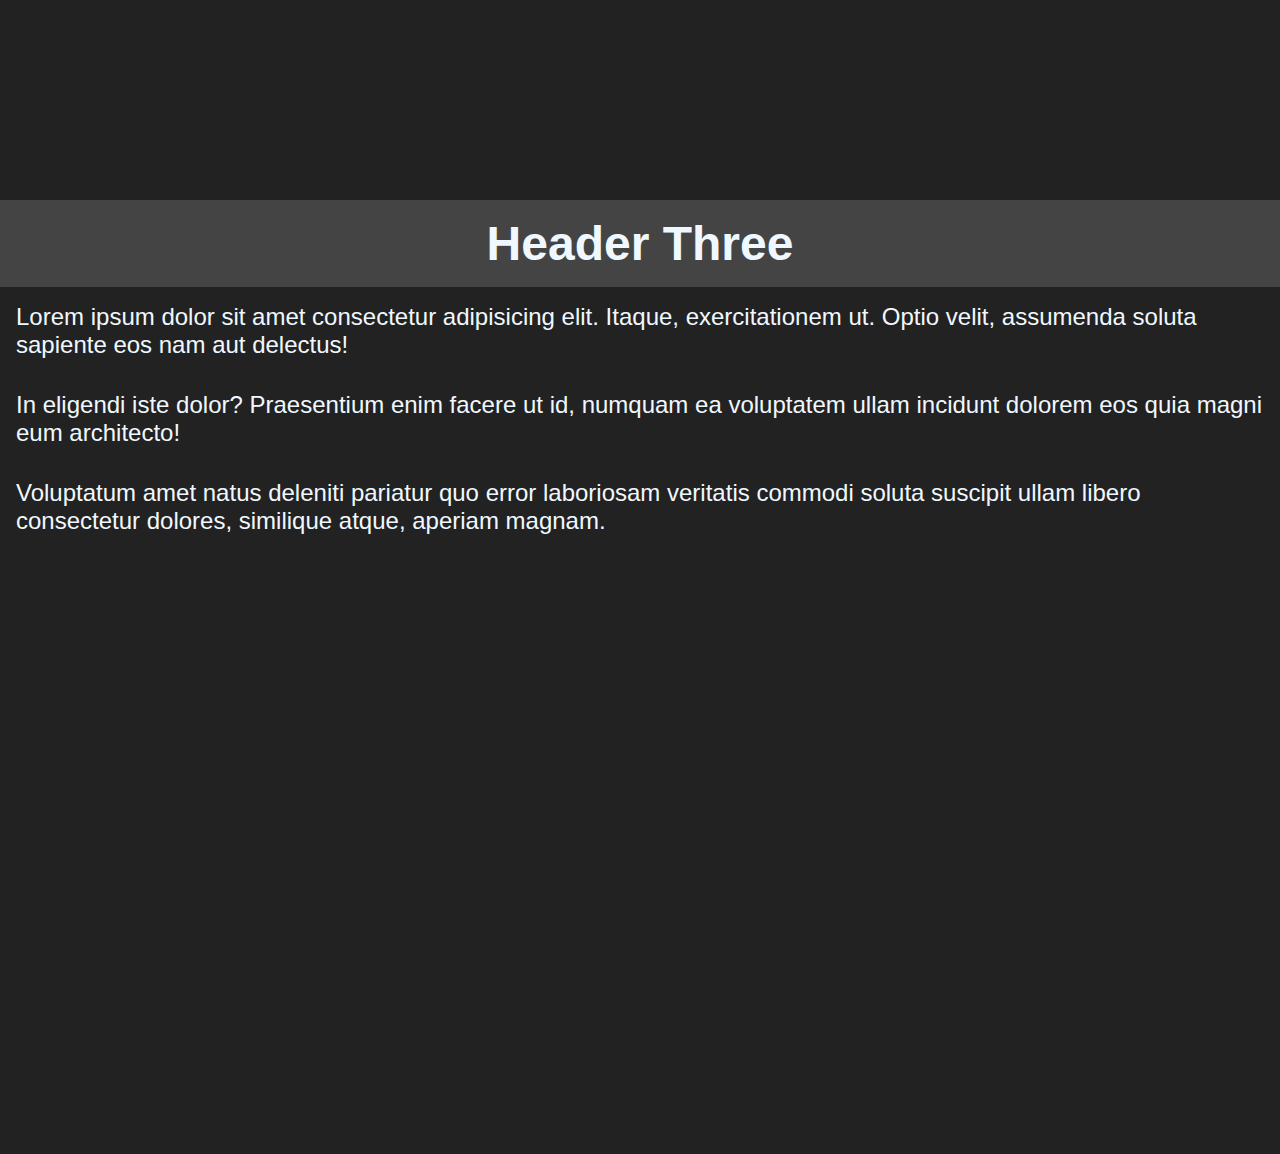
<file: pos.html>
<!DOCTYPE html>
<html lang="en">
<head>
    <meta charset="UTF-8">
    <meta name="viewport" content="width=device-width, initial-scale=1.0">
    <title>Document</title>

    <style>
        * {
            margin: 0;
            padding: 0;
            box-sizing: border-box;
        }
        
        html {
            scroll-behavior: smooth;
        }

        body {
            background-color: #222;
            font-family: Arial, Helvetica, sans-serif;
            font-size: 1.5rem;
            color: aliceblue;
        }

        a, a:visited {
            color: aliceblue;
        }

        a:hover {
            color: goldenrod;
        }

        section {
            height: 100vh;
        }

        h1 {
            text-align: center;
            background-color: #444;
            padding: 1rem;
            position: sticky;
            top: 0;
        }

        p {
            padding: 1rem;
        }

        footer {
            text-align: center;
            background-color: #666;
            padding: 1rem;
            font-size: 1.2rem;
            position: sticky;
            bottom: 0;
        }

        .social {
            background-color: royalblue;
            color: aliceblue;
            font-size: inherit;
            padding: 1rem;
            position: fixed;
            left: 0;
            top: 30%;
            z-index: 1;
            border: 1px solid aliceblue;
            opacity: 80%;
        }
    </style>
</head>
<body>
    <main>
        <button class="social">o</button>
        <section id="one">
            <h1>Header One</h1>
            <p>Lorem ipsum dolor sit amet consectetur adipisicing elit. Itaque, exercitationem ut. Optio velit, assumenda soluta sapiente eos nam aut delectus!</p>
            <p>In eligendi iste dolor? Praesentium enim facere ut id, numquam ea voluptatem ullam incidunt dolorem eos quia magni eum architecto!</p>
            <p>Voluptatum amet natus deleniti pariatur quo error laboriosam veritatis commodi soluta suscipit ullam libero consectetur dolores, similique atque, aperiam magnam.</p>
        </section>
        <section id="two">
            <h1>Header Two</h1>
            <p>Lorem ipsum dolor sit amet consectetur adipisicing elit. Itaque, exercitationem ut. Optio velit, assumenda soluta sapiente eos nam aut delectus!</p>
            <p>In eligendi iste dolor? Praesentium enim facere ut id, numquam ea voluptatem ullam incidunt dolorem eos quia magni eum architecto!</p>
            <p>Voluptatum amet natus deleniti pariatur quo error laboriosam veritatis commodi soluta suscipit ullam libero consectetur dolores, similique atque, aperiam magnam.</p>
        </section>
        <section id="three">
            <h1>Header Three</h1>
            <p>Lorem ipsum dolor sit amet consectetur adipisicing elit. Itaque, exercitationem ut. Optio velit, assumenda soluta sapiente eos nam aut delectus!</p>
            <p>In eligendi iste dolor? Praesentium enim facere ut id, numquam ea voluptatem ullam incidunt dolorem eos quia magni eum architecto!</p>
            <p>Voluptatum amet natus deleniti pariatur quo error laboriosam veritatis commodi soluta suscipit ullam libero consectetur dolores, similique atque, aperiam magnam.</p>
        </section>
    </main>
    <footer>
        <a href="#one">Header One</a> | <a href="#two">Header Two</a> | <a href="#three">Header Three</a>
    </footer>
</body>
</html>
</file>
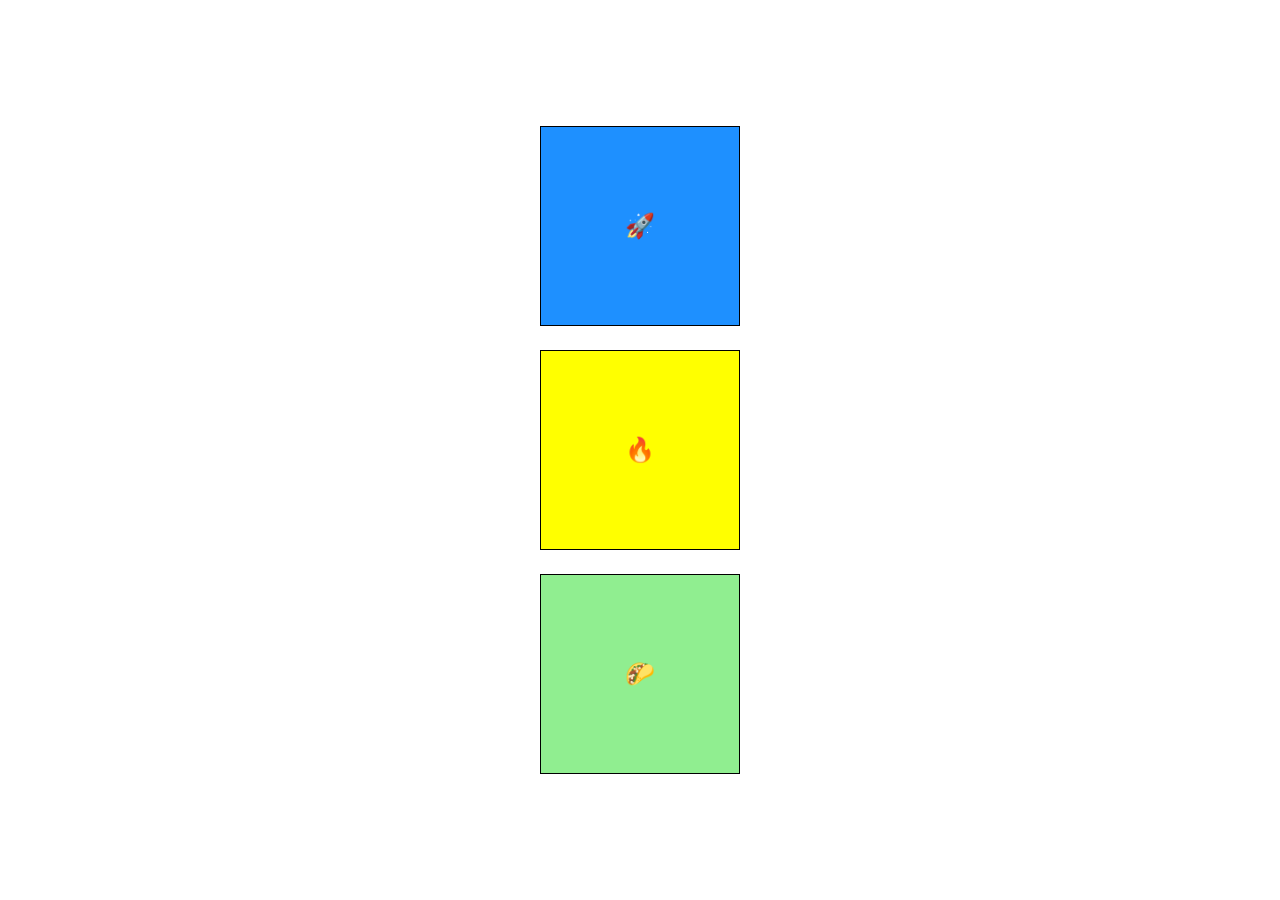
<file: transform.html>
<!DOCTYPE html>
<html lang="en">
<head>
    <meta charset="UTF-8">
    <meta name="viewport" content="width=device-width, initial-scale=1.0">
    <title>CSS transform</title>

    <style>
        @import url('https://fonts.googleapis.com/css2?family=Nunito&display=swap');

        * {
            margin: 0;
            padding: 0;
            box-sizing: border-box;
        }

        html {
            font-size: 1.5rem;
            font-family: 'Nunito', 'sans-serif';
        }

        body {
            min-height: 100vh;
            display: flex;
            flex-flow: column nowrap;
        }

        main {
            flex-grow: 1;
            display: flex;
            flex-flow: column nowrap;
            justify-content: center;
            align-items: center;
            gap: 1rem;
        }

        div {
            width: 200px;
            height: 200px;
            border: 1px solid #000;
            display: grid;
            place-content: center;
        }

        div:first-child {
            background-color: dodgerblue;
        }

        div:nth-child(2) {
            background-color: yellow;
        }

        div:last-child {
            background-color: lightgreen;
        }

        div:hover {
            background-color: midnightblue;
            /* transition-property: background-color, transform;
            transition-duration: 0.5s, 1s; 
            transition-delay: 0.5s;
            transition-timing-function: ease;*/
            transition: all 2s ease 0.1s;
        }


        div:first-child:hover {
            transform: scale(2);
        }

        div:last-child:hover {
            transform: rotate(180deg);
        }

        .animate {
            animation-name: slide;
            animation-duration: 5s;
            animation-timing-function: ease-in-out;
            animation-delay: 1s;
            animation-iteration-count: 2;
            animation-direction: normal;
            animation-fill-mode: forwards;
        }

        @keyframes slide {
            0% {
                transform: translateX(0);
            }

            33% {
                transform: translateX(600px) rotate(180deg);
            }
            66% {
                transform: translateX(-600px) rotate(-180deg);
            }
            100% {
                transform: translateX(0);
                background-color: rebeccapurple;
            }
            
        }

    </style>
</head>
<body>

    <main>

        <div class="square">🚀</div>
        <div class="square">🔥</div>
        <div class="square animate">🌮</div>
    </main>
    
</body>
</html>
</file>
<file: css/style.css>
@import url('https://fonts.googleapis.com/css2?family=Roboto&display=swap');

/* CSS reset */

* {
    margin: 0;
    padding: 0;
    box-sizing: border-box;
}

body {
    background-color: #332d24;
    font-family: 'Roboto', sans-serif;
}

h2, h3 {
    color: #a52a2a;
    margin-bottom: 1rem;
}

header h1 {
    color: #ffdab9;
    text-align: center;
    font-size: 4rem;
    margin: 1rem;
}

main {
    width: 90%;
    margin: auto;
}

#navigation li {
    display: inline-block;
    color: #222;
    padding: 0 1rem;
    border-right: 2px solid #222;
}

#navigation li:first-of-type {
    padding-left: 0;
}

#navigation li:last-of-type {
    border-right: none;
}

a, a:visited {
    color: #332d24;
    text-decoration: none;
}

a:hover, a:focus {
    color: brown;
}

a:active {
    color: #ffdab9;
}

.different {
    text-transform: uppercase;
    background-color: goldenrod;
}

.chapterSection{
    padding: 2rem;
    border-radius: 0.5rem;
    margin-bottom: 2rem;
    background-color:#ffdab9;
}

.circle {
    background-color: goldenrod;
    width: 100px;
    height: 100px;
    margin: 3rem auto;
    border: 2px solid black;
    outline: 2px solid brown;
    border-radius: 50px;
    outline-offset: 0.25em;
}

#navigation {
    background-color: #84c3c5;
    font-size: 1rem;
    padding: 1em;
}

#second {
    font-style: italic;
}

#cssColors p {
    color: gray;
} 

#cssColors .blueviolet {
    color:blueviolet;
}

#cssUnits p {
    font-size: 2rem;
    padding: 0.5em;
    border: 2px dotted red;
    width: 50%;
}

#cssUnits #charWrap {
    min-width: 20ch;
    max-width: 40ch;
}

#cssBoxModel h2, #cssBoxModel p {
    border: 5px dotted darkred;
    font-size: 1.5rem;
    padding: 1.5em;
    margin: 1.5em;
    outline: 2px solid purple;
    outline-offset: 5px;
}

#cssTypography {
    font-size: 2rem;
    padding: 10%;
}

/* input, button {
    font: inherit;
} */

#cssTypography p {
    text-indent: 2em;
    line-height: 1.4;
}

#cssLists ul, #cssLists ol {
    margin-left: 2rem;
}

#cssLists ol {
    list-style-type: lower-alpha;
}

#cssLists ul {
    text-align: center;
    list-style-position: inside;
    /* list-style: square url(../checkmark.png) inside; */
}

#cssLists li:nth-child(1) {
    color: #a52a2a;
}

#cssLists ul ::marker {
    color: red;
    content: ">>> ";
}

#resMenu {
    text-align: center;
}

#resMenu nav {
    border: 2px solid #999;
    background-color: #DDD;
    border-radius: 2rem;
    max-width: 600px;
    margin: 0 auto 1rem;
    font-size: 3rem;
    line-height: 7rem;
}

#resMenu h2 {
    background-color: goldenrod;
    padding: 1rem;
    border-radius: 2rem 2rem 0 0;
    margin: 0;
}

#resMenu li {
    list-style-type: none;
    display: block;
    border: none;
    border-top: 2px solid #999;
    padding: 0;
    font-size: 3rem;
}

#resMenu li a {
    display: block;
}

#resMenu a, #resMenu a:visited {
    color: #333;
}

#resMenu a:hover {
    background-color: #999;
    color: #DDD;
}

#resMenu li:last-child a:hover {
    border-radius: 0 0 2rem 2rem;
}

#cssDisplay p {
    background-color: lightgrey;
    font-size: 1.5rem;
}

#cssDisplay span {
    background-color: gray;
    display: inline-block;
    margin-top: 50px;
    height: 150px;
    padding: 4rem;
}

#cssFloat p {
    margin-bottom: 1rem;
}

#cssFloat {
    display: flow-root;
}

.block {
    width: 15vw;
    height: 15vw;
    background-color: #222;
    color: wheat;
    padding: 1rem;
}

.left {
    float: left;
    margin-right: 1rem;
}

.right {
    float: right;
    margin-left: 1rem;
}

#cssFloat section {
    background-color: #84c3c5;
    border: 1px solid black;
    padding: 1rem;
    margin-bottom: 1rem;
    display: flow-root; /* Contains the flow */
}

#cssFloat section p {
    margin-bottom: 0;
}

.columns {
    columns: 4 250px;
    column-rule: 1px dotted black;
    column-gap: 3rem;
    text-align: justify;
    margin-bottom: 1rem;
}

.columns h3 {
    background-color: #CCC;
    padding: 0.5em;
    break-inside: avoid;
}

.columns p {
    margin-bottom: 1rem;
    text-indent: 1rem;
}

.columns .quote {
    font-size: 3rem;
    text-align: center;
    color: #a52a2a;
    column-span: all;
    margin-top: 1rem;
}

.columns .nowrap {
    white-space: nowrap;
}

#cssPositioning {
    min-height: 100vw;
}

.outer-container {
    border: 3px dashed black;
    width: 80vw;
    height: 80vw;
    margin: auto;
    position: relative;
}

.inner-container {
    border: 2px solid #84c3c5;
    width: 40vw;
    height: 50vw;
    margin: 150px auto;
}

.box {
    width: 150px;
    height: 150px;
    padding: 1rem;
}

.absolute {
    background-color: #CCC;
    position: absolute;
    top: 0;
    left: 0;
}

.relative {
    background-color: aliceblue;
    position: relative;
    top: 300px;
    left: 100px;
}

.fixed {
    background-color: lightgreen;
    position: fixed;
    top: 100px;
}

.sticky {
    background-color: cornflowerblue;
    position: sticky;
    top: 0;
}
</file>
